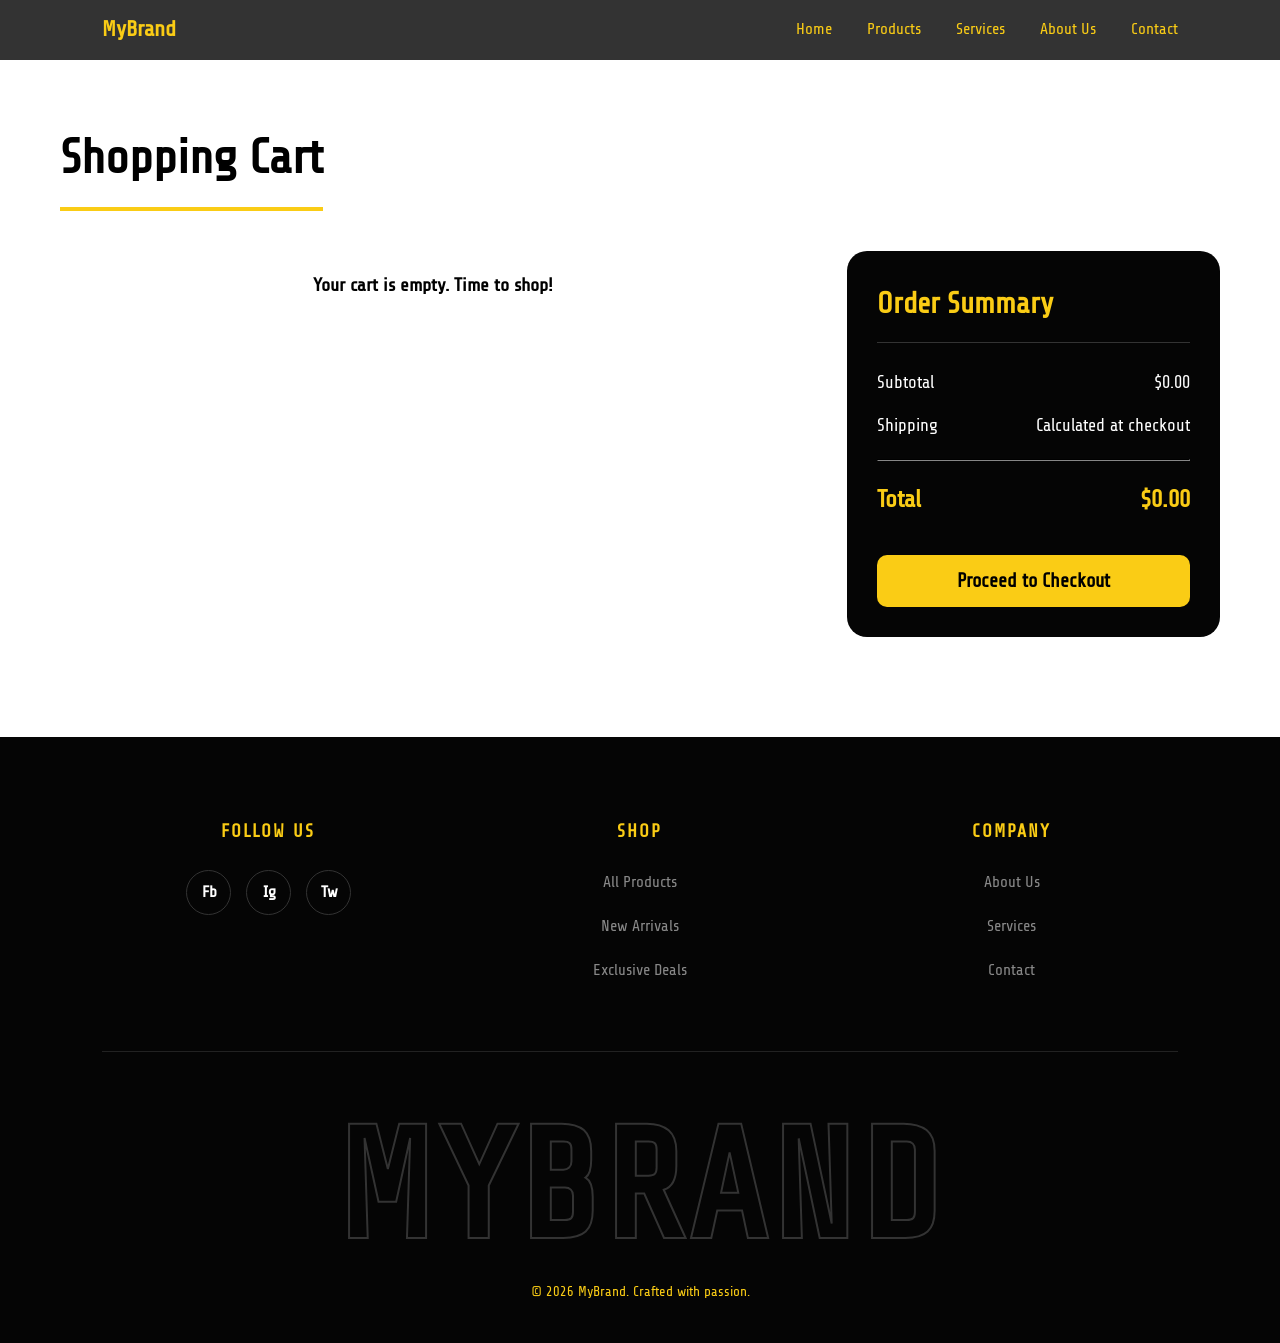
<file: real_project/cart.html>
<!DOCTYPE html>
<html lang="en">
<head>
    <meta charset="UTF-8">
    <meta name="viewport" content="width=device-width, initial-scale=1.0">
    <title>Your Cart | MyBrand</title>
    <link href="https://fonts.googleapis.com/css2?family=Share+Tech&display=swap" rel="stylesheet">
<style>
/* Import your root variables and base resets from product.css */
@import url('product.css');

.cart-container {
    max-width: 1200px;
    margin: 60px auto 100px;
    padding: 0 20px;
    color: black;
}

.page-title {
    font-size: 3rem;
    font-weight: 800;
    margin-bottom: 40px;
    border-bottom: 4px solid #facc15;
    display: inline-block;
    padding-bottom: 10px;
}

.cart-layout {
    display: grid;
    grid-template-columns: 2fr 1fr;
    gap: 40px;
}

/* Cart Items */
.cart-items {
    display: flex;
    flex-direction: column;
    gap: 20px;
}

.cart-item {
    display: flex;
    align-items: center;
    background: #fafafa;
    border: 1px solid #eee;
    padding: 20px;
    border-radius: 15px;
    transition: transform 0.3s ease, box-shadow 0.3s ease;
}

.cart-item:hover {
    transform: translateY(-3px);
    box-shadow: 0 10px 20px rgba(0,0,0,0.05);
}

.cart-item img {
    width: 100px;
    height: 100px;
    object-fit: cover;
    border-radius: 10px;
    background: #facc15;
}

.item-details {
    flex: 1;
    margin-left: 20px;
}

.item-details h3 {
    font-size: 1.4rem;
    margin-bottom: 5px;
}

.item-details p {
    color: #666;
    font-size: 0.9rem;
    margin-bottom: 10px;
}

.remove-btn {
    background: none;
    border: none;
    color: #ff4757;
    cursor: pointer;
    font-weight: bold;
    text-decoration: underline;
}

.item-quantity {
    display: flex;
    align-items: center;
    gap: 15px;
    margin-right: 30px;
    background: #fff;
    border: 1px solid #ddd;
    border-radius: 30px;
    padding: 5px 15px;
}

.qty-btn {
    background: none;
    border: none;
    font-size: 1.2rem;
    cursor: pointer;
    font-weight: bold;
}

.item-price {
    font-size: 1.3rem;
    font-weight: 800;
}

/* Order Summary */
.order-summary {
    background: #050505;
    color: white;
    padding: 30px;
    border-radius: 20px;
    height: fit-content;
    position: sticky;
    top: 100px;
}

.order-summary h2 {
    color: #facc15;
    margin-bottom: 25px;
    font-size: 1.8rem;
    border-bottom: 1px solid #333;
    padding-bottom: 15px;
}

.summary-line {
    display: flex;
    justify-content: space-between;
    margin-bottom: 15px;
    font-size: 1.1rem;
}

.order-summary hr {
    border-color: #333;
    margin: 20px 0;
}

.summary-line.total {
    font-size: 1.5rem;
    font-weight: bold;
    color: #facc15;
}

.checkout-btn {
    width: 100%;
    padding: 15px;
    margin-top: 20px;
    background: #facc15;
    color: black;
    border: none;
    border-radius: 10px;
    font-size: 1.2rem;
    font-weight: bold;
    cursor: pointer;
    transition: all 0.3s ease;
}

.checkout-btn:hover {
    background: white;
    transform: scale(1.02);
}

@media(max-width: 900px) {
    .cart-layout {
        grid-template-columns: 1fr;
    }
    .cart-item {
        flex-direction: column;
        text-align: center;
        gap: 15px;
    }
    .item-details {
        margin-left: 0;
    }
    .item-quantity {
        margin-right: 0;
    }
}


/* FOOTER */

        /* =========================================
           ULTRA FOOTER STYLES (Floating & Liquid)
           ========================================= */

        .ultra-footer {
            background: #050505; 
            padding-top: 80px;
            position: relative;
            font-family: "Share Tech", sans-serif;
            margin-top: 20px; 
        }

        /* --- GRID LAYOUT --- */
        .ultra-footer-content { 
            padding: 0 8%; 
        }

        .footer-grid { 
            display: grid; 
            grid-template-columns: repeat(auto-fit, minmax(200px, 1fr)); 
            gap: 40px; 
            margin-bottom: 60px; 
            border-bottom: 1px solid #222; 
            padding-bottom: 50px;
        }

        /* ADDED: Global centering for the columns */
        .footer-block {
            display: flex;
            flex-direction: column;
            align-items: center;
            text-align: center;
        }

        .block-title { 
            color: #FACC15; 
            margin-bottom: 25px; 
            font-size: 18px; 
            letter-spacing: 2px; 
            text-transform: uppercase; 
        }

        .footer-text { 
            color: #888; 
            line-height: 1.8; 
            margin-bottom: 25px; 
        }


</style>
</head>
<body>

    <nav class="navbar">
        <div class="logo">MyBrand</div>
        <ul class="nav-links">
            <li><a href="index.html">Home</a></li>
            <li><a href="product.html">Products</a></li>
            <li><a href="services.html">Services</a></li>
            <li><a href="about.html">About Us</a></li>
            <li><a href="contact.html">Contact</a></li>
        </ul>
        <div class="menu-btn">
            <span></span>
            <span></span>
            <span></span>
        </div>
    </nav>

    <main class="cart-container">
        <h1 class="page-title">Shopping Cart</h1>

        <div class="cart-layout">
            <div class="cart-items">
                </div>

            <div class="order-summary">
                <h2>Order Summary</h2>
                <div class="summary-line">
                    <span>Subtotal</span>
                    <span id="summary-subtotal">$0.00</span>
                </div>
                <div class="summary-line">
                    <span>Shipping</span>
                    <span>Calculated at checkout</span>
                </div>
                <hr>
                <div class="summary-line total">
                    <span>Total</span>
                    <span id="summary-total">$0.00</span>
                </div>
                <button class="checkout-btn" onclick="window.location.href='checkout.html'">Proceed to Checkout</button>
            </div>
        </div>
    </main>


<!-- FOOTER -->
 <footer class="ultra-footer">

    <div class="ultra-footer-content">
        
        <div class="footer-grid">
            <div class="footer-block">
                <h3 class="block-title">Follow Us</h3>
                <div class="social-pills">
                    <a href="#" class="social-btn facebook" aria-label="Facebook">
                        <span class="icon">Fb</span>
                        <span class="text">Facebook</span>
                    </a>
                    <a href="#" class="social-btn instagram" aria-label="Instagram">
                        <span class="icon">Ig</span>
                        <span class="text">Instagram</span>
                    </a>
                    <a href="#" class="social-btn twitter" aria-label="Twitter">
                        <span class="icon">Tw</span>
                        <span class="text">Twitter</span>
                    </a>
                </div>
            </div>
            
            <div class="footer-block">
                <h3 class="block-title">Shop</h3>
                <ul class="ultra-links">
                    <li><a href="product.html">All Products</a></li>
                    <li><a href="#">New Arrivals</a></li>
                    <li><a href="#">Exclusive Deals</a></li>
                </ul>
            </div>

            <div class="footer-block">
                <h3 class="block-title">Company</h3>
                <ul class="ultra-links">
                    <li><a href="about.html">About Us</a></li>
                    <li><a href="services.html">Services</a></li>
                    <li><a href="contact.html">Contact</a></li>
                </ul>
            </div>
        </div> 

        <div class="footer-bottom-bar">
            <a href="hi.html" class="massive-logo" data-text="MYBRAND">MYBRAND</a>
            <div class="copyright-area">
                <p>© 2026 MyBrand. Crafted with passion.</p>
            </div>
        </div>

    </div> 
</footer>

    <script>
        // --- MENU LOGIC ---
        const menuBtn = document.querySelector(".menu-btn");
        const navLinks = document.querySelector(".nav-links");

        if (menuBtn && navLinks) {
            menuBtn.addEventListener("click", () => {
                navLinks.classList.toggle("active");
                menuBtn.classList.toggle("open");
            });
        }

        /* =========================================
           CART PAGE LOGIC (Loading from LocalStorage)
           ========================================= */
        const cartContainer = document.querySelector('.cart-items');

        if (cartContainer) {
            function renderCart() {
                let cart = JSON.parse(localStorage.getItem('MyBrandCart')) || [];
                cartContainer.innerHTML = ''; 

                if (cart.length === 0) {
                    cartContainer.innerHTML = '<h3 style="padding: 20px; text-align: center;">Your cart is empty. Time to shop!</h3>';
                    updateTotals(cart);
                    return;
                }

                cart.forEach((item, index) => {
                    // Notice how we inject the item.size here!
                    const itemHTML = `
                        <div class="cart-item" data-index="${index}">
                            <img src="${item.image}" alt="${item.title}">
                            <div class="item-details">
                                <h3>${item.title}</h3>
                                <p>Size: <strong>${item.size}</strong></p>
                                <button class="remove-btn">Remove</button>
                            </div>
                            <div class="item-quantity">
                                <button class="qty-btn minus">-</button>
                                <span>${item.quantity}</span>
                                <button class="qty-btn plus">+</button>
                            </div>
                            <div class="item-price">${item.price}</div>
                        </div>
                    `;
                    cartContainer.insertAdjacentHTML('beforeend', itemHTML);
                });

                updateTotals(cart);
            }

            // Run on load
            renderCart();

            // Handle Clicks (Remove, Plus, Minus)
            cartContainer.addEventListener('click', (e) => {
                let cart = JSON.parse(localStorage.getItem('MyBrandCart')) || [];
                const itemElement = e.target.closest('.cart-item');
                
                if (!itemElement) return;
                const index = itemElement.getAttribute('data-index');

                if (e.target.classList.contains('remove-btn')) {
                    cart.splice(index, 1); 
                    localStorage.setItem('MyBrandCart', JSON.stringify(cart)); 
                    renderCart(); 
                }

                if (e.target.classList.contains('plus')) {
                    cart[index].quantity += 1;
                    localStorage.setItem('MyBrandCart', JSON.stringify(cart));
                    renderCart();
                }

                if (e.target.classList.contains('minus')) {
                    if (cart[index].quantity > 1) {
                        cart[index].quantity -= 1;
                        localStorage.setItem('MyBrandCart', JSON.stringify(cart));
                        renderCart();
                    }
                }
            });

            // Update Math
            function updateTotals(cart) {
                let subtotal = 0;
                
                cart.forEach(item => {
                    const priceNumber = parseFloat(item.price.replace('$', ''));
                    subtotal += priceNumber * item.quantity;
                });

                document.getElementById('summary-subtotal').textContent = `$${subtotal.toFixed(2)}`;
                document.getElementById('summary-total').textContent = `$${subtotal.toFixed(2)}`;
            }
        }
    </script>
</body>
</html>
</file>
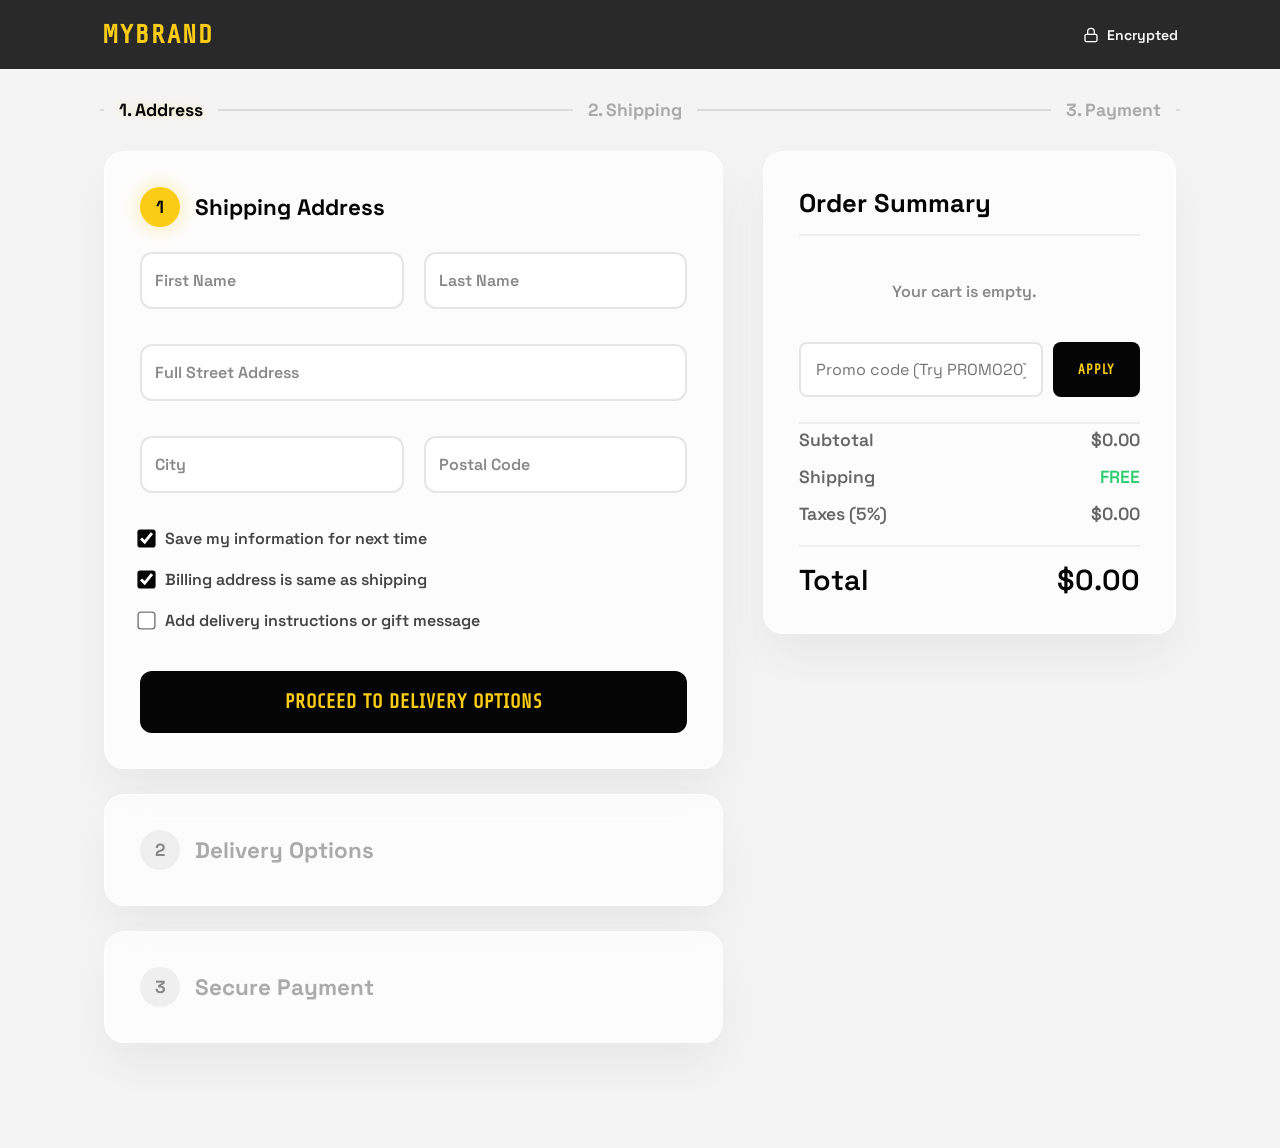
<file: real_project/checkout.html>
<!DOCTYPE html>
<html lang="en">
<head>
    <meta charset="UTF-8">
    <meta name="viewport" content="width=device-width, initial-scale=1.0">
    <title>God Tier Secure Checkout | MyBrand</title>
    <link href="https://fonts.googleapis.com/css2?family=Share+Tech&family=Space+Grotesk:wght@400;600;700&display=swap" rel="stylesheet">
    <style>
        /* --- GLOBAL & ANIMATED BACKGROUND --- */
        * { margin: 0; padding: 0; box-sizing: border-box; font-family: 'Space Grotesk', sans-serif; }
        
        /* THE MOBILE WOBBLE FIX */
        html, body { 
            width: 100%; overflow-x: hidden; margin: 0; padding: 0;
            background-color: #f4f4f5; color: #050505; position: relative;
            min-height: 100vh;
        }
        
        /* Moving Ambient Glows */
        .ambient-glow {
            position: fixed; width: 50vw; height: 50vw; border-radius: 50%;
            background: radial-gradient(circle, rgba(250, 204, 21, 0.12) 0%, rgba(250, 204, 21, 0) 70%);
            top: -20%; left: -10%; z-index: -1; animation: floatGlow 15s infinite alternate ease-in-out;
        }
        .ambient-glow.two { top: 40%; left: 60%; animation-delay: -5s; background: radial-gradient(circle, rgba(250, 204, 21, 0.08) 0%, rgba(250, 204, 21, 0) 70%);}
        @keyframes floatGlow { 0% { transform: translate(0, 0) scale(1); } 100% { transform: translate(10%, 10%) scale(1.2); } }

        /* --- HEADER --- */
        .checkout-header {
            background: rgba(5, 5, 5, 0.85); backdrop-filter: blur(15px);
            padding: 20px 8%; display: flex; justify-content: space-between; align-items: center;
            color: #facc15; position: sticky; top: 0; z-index: 100;
        }
        .checkout-header .logo { font-family: 'Share Tech', sans-serif; font-size: 26px; font-weight: bold; text-decoration: none; color: #facc15; letter-spacing: 2px;}
        .secure-badge { display: flex; align-items: center; gap: 8px; font-size: 14px; font-weight: 600; color: #fff; }

        /* --- PROGRESS BAR --- */
        .progress-container {
            max-width: 1200px; margin: 30px auto 10px; padding: 0 5%;
            display: flex; justify-content: space-between; position: relative;
        }
        .progress-container::before {
            content: ''; position: absolute; top: 50%; left: 5%; right: 5%;
            height: 2px; background: rgba(0,0,0,0.1); z-index: 1; transform: translateY(-50%);
        }
        .progress-step {
            background: #f4f4f5; padding: 0 15px; position: relative; z-index: 2;
            font-weight: 700; color: #aaa; transition: 0.4s; font-size: 1.1rem;
        }
        .progress-step.active { color: #050505; text-shadow: 0 0 10px rgba(250, 204, 21, 0.3); }
        .progress-step.completed { color: #2ecc71; }

        /* --- LAYOUT GRID --- */
        .checkout-container {
            max-width: 1200px; margin: 30px auto 80px; padding: 0 5%;
            display: grid; grid-template-columns: 1.5fr 1fr; gap: 40px; align-items: start;
        }

        /* --- GLASSMORPHISM CARDS --- */
        .step-card, .summary-card {
            background: rgba(255, 255, 255, 0.7); backdrop-filter: blur(20px);
            border: 1px solid rgba(255, 255, 255, 0.8); border-radius: 20px; padding: 35px;
            box-shadow: 0 25px 50px rgba(0,0,0,0.05); margin-bottom: 25px; transition: 0.4s ease;
        }
        
        .step-header { display: flex; align-items: center; gap: 15px; font-size: 1.4rem; font-weight: 700; color: #aaa; transition: 0.3s; }
        .step-card.active .step-header { color: #050505; }
        .step-number {
            background: rgba(0,0,0,0.05); color: #888; width: 40px; height: 40px; border-radius: 50%;
            display: flex; justify-content: center; align-items: center; font-size: 1.1rem; transition: 0.4s;
        }
        .step-card.active .step-number { background: #facc15; color: #050505; box-shadow: 0 0 20px rgba(250, 204, 21, 0.4); }
        .step-card.completed .step-number { background: #050505; color: #facc15; content: "✓"; }

        .step-content { display: none; margin-top: 25px; }
        .step-card.active .step-content { display: block; animation: slideDown 0.5s cubic-bezier(0.16, 1, 0.3, 1); }
        @keyframes slideDown { from { opacity: 0; transform: translateY(-20px); } to { opacity: 1; transform: translateY(0); } }

        /* --- FLOATING LABEL INPUTS --- */
        .input-grid { display: grid; grid-template-columns: 1fr 1fr; gap: 20px; margin-bottom: 20px; }
        .input-full { grid-column: span 2; }
        
        .floating-group { position: relative; margin-bottom: 15px; width: 100%; }
        .floating-group input, .floating-group textarea {
            width: 100%; padding: 22px 15px 10px; border: 2px solid rgba(0,0,0,0.1); border-radius: 12px;
            font-size: 1rem; outline: none; background: rgba(255,255,255,0.9); transition: 0.3s; font-family: 'Space Grotesk', sans-serif; resize: none;
        }
        .floating-group label {
            position: absolute; left: 15px; top: 18px; color: #888; font-size: 1rem;
            transition: 0.3s cubic-bezier(0.25, 0.8, 0.25, 1); pointer-events: none; font-weight: 600;
        }
        .floating-group input:focus, .floating-group textarea:focus, 
        .floating-group input:not(:placeholder-shown), .floating-group textarea:not(:placeholder-shown) { 
            border-color: #050505; box-shadow: 0 8px 20px rgba(0,0,0,0.05); 
        }
        .floating-group input:focus ~ label, .floating-group textarea:focus ~ label, 
        .floating-group input:not(:placeholder-shown) ~ label, .floating-group textarea:not(:placeholder-shown) ~ label {
            top: 6px; font-size: 0.75rem; color: #050505; letter-spacing: 0.5px;
        }

        /* --- TOGGLES & HIDDEN SECTIONS --- */
        .toggle-row { display: flex; align-items: center; gap: 12px; margin-bottom: 20px; cursor: pointer; font-weight: 600; user-select: none; color: #444; }
        .toggle-row input { transform: scale(1.4); accent-color: #050505; cursor: pointer; }
        .hidden-section { display: none; margin-top: 15px; padding-top: 15px; border-top: 1px dashed rgba(0,0,0,0.1); animation: slideDown 0.4s ease; }

        /* --- 3D INTERACTIVE CREDIT CARD --- */
        .card-scene { width: 100%; height: 210px; perspective: 1000px; margin-bottom: 30px; display: none; }
        .card-object { width: 100%; height: 100%; position: relative; transition: transform 0.8s cubic-bezier(0.175, 0.885, 0.32, 1.275); transform-style: preserve-3d; }
        .card-object.is-flipped { transform: rotateY(180deg); }
        .card-face {
            position: absolute; width: 100%; height: 100%; backface-visibility: hidden;
            border-radius: 15px; padding: 25px; color: white; display: flex; flex-direction: column; justify-content: space-between;
            background: linear-gradient(135deg, #111 0%, #333 100%); box-shadow: 0 15px 35px rgba(0,0,0,0.2); overflow: hidden;
        }
        .card-face::before {
            content: ''; position: absolute; top: -50%; left: -50%; width: 200%; height: 200%;
            background: linear-gradient(to bottom right, rgba(255,255,255,0.2), rgba(255,255,255,0)); transform: rotate(30deg);
        }
        .card-back { transform: rotateY(180deg); background: linear-gradient(135deg, #222 0%, #000 100%); }
        
        .card-logo { font-family: 'Share Tech', sans-serif; color: #facc15; font-size: 20px; font-weight: bold; align-self: flex-end; }
        .card-chip { width: 45px; height: 35px; background: linear-gradient(135deg, #ffd700, #daa520); border-radius: 6px; box-shadow: inset 0 0 5px rgba(0,0,0,0.3); }
        .card-number-display { font-size: 1.6rem; letter-spacing: 3px; font-family: 'Share Tech', sans-serif; text-shadow: 0 2px 4px rgba(0,0,0,0.5); }
        .card-details-display { display: flex; justify-content: space-between; font-size: 0.9rem; text-transform: uppercase; letter-spacing: 1px; }
        
        .card-stripe { width: 120%; height: 45px; background: #050505; margin-left: -25px; margin-top: 15px; }
        .card-cvv-display { background: white; color: black; padding: 10px 15px; text-align: right; margin-top: 20px; border-radius: 4px; font-family: 'Share Tech', sans-serif; font-size: 1.2rem; }

        /* --- OPTIONS TABS (Shipping & Payment) --- */
        .options-list { display: flex; flex-direction: column; gap: 15px; }
        .option-card {
            border: 2px solid rgba(0,0,0,0.05); border-radius: 12px; padding: 20px; cursor: pointer;
            transition: all 0.3s; background: rgba(255,255,255,0.6); position: relative; overflow: hidden;
        }
        .option-header { display: flex; justify-content: space-between; align-items: center; font-weight: 700; font-size: 1.1rem; z-index: 2; position: relative; }
        .option-header-left { display: flex; align-items: center; }
        .option-card input[type="radio"] { accent-color: #050505; transform: scale(1.4); margin-right: 15px; }
        .option-card.active { border-color: #050505; background: rgba(255,255,255,0.9); box-shadow: 0 10px 20px rgba(0,0,0,0.05); }
        .option-card.active::after { content: ''; position: absolute; top: 0; left: 0; width: 5px; height: 100%; background: #facc15; }
        .option-desc { font-size: 0.95rem; color: #666; padding-left: 33px; margin-top: 5px; font-weight: 600; }
        .pay-details { display: none; padding-top: 20px; margin-top: 15px; border-top: 1px dashed rgba(0,0,0,0.1); z-index: 2; position: relative; }
        .option-card.active .pay-details { display: block; animation: fadeIn 0.4s ease; }

        /* --- GOD TIER BUTTON --- */
        .btn-next {
            background: #050505; color: #facc15; padding: 20px; border: none; border-radius: 12px;
            font-size: 1.2rem; font-weight: 700; cursor: pointer; width: 100%; margin-top: 20px;
            position: relative; overflow: hidden; transition: all 0.3s cubic-bezier(0.25, 0.8, 0.25, 1);
            font-family: 'Share Tech', sans-serif; letter-spacing: 1px; text-transform: uppercase;
        }
        .btn-next::before {
            content: ''; position: absolute; top: 0; left: -100%; width: 50%; height: 100%;
            background: linear-gradient(90deg, transparent, rgba(250, 204, 21, 0.4), transparent);
            transform: skewX(-20deg); transition: 0.5s;
        }
        .btn-next:hover { transform: translateY(-3px); box-shadow: 0 15px 30px rgba(5, 5, 5, 0.3); }
        .btn-next:hover::before { left: 150%; transition: 0.7s; }
        
        .btn-terminal { font-family: 'Share Tech', sans-serif; display: flex; justify-content: center; align-items: center; gap: 10px; }
        .terminal-cursor { display: inline-block; width: 8px; height: 18px; background: #facc15; animation: blink 1s infinite; display: none; }
        @keyframes blink { 0%, 100% { opacity: 1; } 50% { opacity: 0; } }

        /* --- ORDER SUMMARY & PROMO --- */
        .summary-card { position: sticky; top: 100px; }
        .summary-title { font-size: 1.6rem; font-weight: 700; border-bottom: 2px solid rgba(0,0,0,0.05); padding-bottom: 15px; margin-bottom: 25px; }
        
        .checkout-items { max-height: 350px; overflow-y: auto; padding-right: 10px; margin-bottom: 20px; }
        .checkout-items::-webkit-scrollbar { width: 5px; }
        .checkout-items::-webkit-scrollbar-thumb { background: #ccc; border-radius: 10px; }
        
        .c-item { display: flex; gap: 15px; margin-bottom: 20px; opacity: 0; animation: staggerIn 0.5s forwards; }
        @keyframes staggerIn { to { opacity: 1; transform: translateX(0); } from { opacity: 0; transform: translateX(20px); } }
        
        .c-item img { width: 80px; height: 80px; object-fit: cover; border-radius: 12px; box-shadow: 0 5px 15px rgba(0,0,0,0.08); }
        .c-item-title { font-weight: 700; font-size: 1.1rem; color: #050505; }
        .c-item-price { color: #888; font-size: 0.95rem; margin-top: 5px; font-weight: 600; }

        .promo-box { display: flex; gap: 10px; margin-bottom: 20px; border-bottom: 2px solid rgba(0,0,0,0.05); padding-bottom: 25px; }
        .promo-box input { flex: 1; padding: 15px; border: 2px solid rgba(0,0,0,0.1); border-radius: 8px; outline: none; font-size: 1rem; font-family: 'Space Grotesk', sans-serif;}
        .promo-box input:focus { border-color: #050505; }
        .promo-box button { background: #050505; color: #facc15; border: none; padding: 0 25px; border-radius: 8px; cursor: pointer; font-weight: bold; transition: 0.3s; font-family: 'Share Tech', sans-serif; text-transform: uppercase; letter-spacing: 1px;}
        .promo-box button:hover { background: #facc15; color: #050505; }
        #promoMessage { font-size: 0.9rem; margin-top: -15px; margin-bottom: 15px; display: block; font-weight: bold; }

        .summary-totals { display: flex; flex-direction: column; gap: 15px; }
        .total-row { display: flex; justify-content: space-between; font-size: 1.1rem; color: #666; font-weight: 600; }
        .total-row.discount-row { color: #e74c3c; display: none; } 
        .total-row.grand-total { font-size: 1.8rem; color: #050505; padding-top: 15px; border-top: 2px solid rgba(0,0,0,0.05); margin-top: 5px; }
        
        /* --- MOBILE OVERRIDES (THE WOBBLE FIX) --- */
        @media(max-width: 900px) {
            /* Header Fixes */
            .checkout-header { padding: 15px 5%; }
            .checkout-header .logo { font-size: 20px; }
            .secure-badge { font-size: 12px; }
            
            /* Container & Grid Fixes */
            .checkout-container { grid-template-columns: 1fr; gap: 30px; padding: 0 4%; margin-top: 20px; }
            .input-grid { grid-template-columns: 1fr; }
            .input-full { grid-column: span 1; }
            .summary-card { position: relative; top: 0; padding: 25px 20px; }
            .step-card { padding: 25px 20px; }
            
            /* Progress Bar Shrink */
            .progress-container { font-size: 0.85rem; margin-top: 20px;}
            .progress-step { padding: 0 8px; font-size: 0.9rem; }
            
            /* 3D Card Shrink (Crucial for fixing horizontal overflow) */
            .card-scene { height: 180px; }
            .card-face { padding: 20px; }
            .card-number-display { font-size: 1.25rem; letter-spacing: 1px; }
            .card-details-display { font-size: 0.75rem; }
            
            /* Button Wrapping Fix */
            .btn-next { padding: 15px 10px; font-size: 1rem; }
            .btn-terminal { font-size: 0.9rem; white-space: normal; line-height: 1.3; text-align: center; }
            
            /* Summary Fixes */
            .c-item-title { font-size: 1rem; }
            .c-item img { width: 65px; height: 65px; }
        }
    </style>
</head>
<body>

    <div class="ambient-glow"></div>
    <div class="ambient-glow two"></div>

    <header class="checkout-header">
        <a href="hi.html" class="logo">MYBRAND</a>
        <div class="secure-badge">
            <svg width="16" height="16" viewBox="0 0 24 24" fill="none" stroke="currentColor" stroke-width="2"><rect x="3" y="11" width="18" height="11" rx="2" ry="2"></rect><path d="M7 11V7a5 5 0 0 1 10 0v4"></path></svg>
            Encrypted
        </div>
    </header>

    <div class="progress-container">
        <div class="progress-step active" id="prog1">1. Address</div>
        <div class="progress-step" id="prog2">2. Shipping</div>
        <div class="progress-step" id="prog3">3. Payment</div>
    </div>

    <div class="checkout-container">
        
        <div class="checkout-steps">
            
            <div class="step-card active" id="step1">
                <div class="step-header"><div class="step-number">1</div> Shipping Address</div>
                <div class="step-content">
                    <form id="addressForm">
                        <div class="input-grid">
                            <div class="floating-group">
                                <input type="text" id="fname" placeholder=" " required>
                                <label for="fname">First Name</label>
                            </div>
                            <div class="floating-group">
                                <input type="text" id="lname" placeholder=" " required>
                                <label for="lname">Last Name</label>
                            </div>
                            <div class="floating-group input-full">
                                <input type="text" id="address" placeholder=" " required>
                                <label for="address">Full Street Address</label>
                            </div>
                            <div class="floating-group">
                                <input type="text" id="city" placeholder=" " required>
                                <label for="city">City</label>
                            </div>
                            <div class="floating-group">
                                <input type="text" id="zip" placeholder=" " required>
                                <label for="zip">Postal Code</label>
                            </div>
                        </div>

                        <label class="toggle-row">
                            <input type="checkbox" checked> Save my information for next time
                        </label>

                        <label class="toggle-row">
                            <input type="checkbox" id="billingToggle" checked onchange="toggleBilling()"> Billing address is same as shipping
                        </label>
                        <div class="hidden-section" id="billingSection">
                            <div class="floating-group input-full" style="margin-bottom:0;">
                                <input type="text" id="billAddress" placeholder=" ">
                                <label for="billAddress">Billing Street Address</label>
                            </div>
                        </div>

                        <label class="toggle-row">
                            <input type="checkbox" onchange="document.getElementById('notesSection').style.display = this.checked ? 'block' : 'none'"> Add delivery instructions or gift message
                        </label>
                        <div class="hidden-section" id="notesSection">
                            <div class="floating-group input-full" style="margin-bottom:0;">
                                <textarea id="orderNotes" rows="3" placeholder=" "></textarea>
                                <label for="orderNotes">E.g., Leave package at back door...</label>
                            </div>
                        </div>

                        <button type="button" class="btn-next" onclick="goToStep(2)">Proceed to Delivery Options</button>
                    </form>
                </div>
            </div>

            <div class="step-card" id="step2">
                <div class="step-header"><div class="step-number">2</div> Delivery Options</div>
                <div class="step-content">
                    <div class="options-list">
                        <label class="option-card active" onclick="selectShipping(this, 0)">
                            <div class="option-header">
                                <div class="option-header-left"><input type="radio" name="shipping" checked> Standard Delivery</div>
                                <span>FREE</span>
                            </div>
                            <div class="option-desc">Delivery in 5-7 business days. Fully tracked.</div>
                        </label>

                        <label class="option-card" onclick="selectShipping(this, 15)">
                            <div class="option-header">
                                <div class="option-header-left"><input type="radio" name="shipping"> Express Delivery</div>
                                <span>$15.00</span>
                            </div>
                            <div class="option-desc">Delivery in 1-2 business days. Priority handling.</div>
                        </label>
                    </div>
                    <button type="button" class="btn-next" onclick="goToStep(3)">Proceed to Secure Payment</button>
                </div>
            </div>

            <div class="step-card" id="step3">
                <div class="step-header"><div class="step-number">3</div> Secure Payment</div>
                <div class="step-content">
                    
                    <div class="card-scene" id="cardScene">
                        <div class="card-object" id="virtualCard">
                            <div class="card-face">
                                <div style="display: flex; justify-content: space-between; width: 100%;">
                                    <div class="card-chip"></div>
                                    <div class="card-logo">MYBRAND</div>
                                </div>
                                <div class="card-number-display" id="vCardNum">#### #### #### ####</div>
                                <div class="card-details-display">
                                    <span id="vCardName">CARDHOLDER NAME</span>
                                    <span id="vCardExp">MM/YY</span>
                                </div>
                            </div>
                            <div class="card-face card-back">
                                <div class="card-stripe"></div>
                                <div class="card-cvv-display"><span id="vCardCvv">***</span></div>
                                <div class="card-logo" style="margin-top:auto;">SECURE</div>
                            </div>
                        </div>
                    </div>

                    <div class="options-list">
                        <label class="option-card active" onclick="selectPayment(this, 'card')">
                            <div class="option-header">
                                <div class="option-header-left"><input type="radio" name="payment" checked> Credit / Debit Card</div>
                            </div>
                            <div class="pay-details" id="cardDetailsForm">
                                <div class="floating-group input-full">
                                    <input type="tel" id="ccNum" placeholder=" " maxlength="19" oninput="updateCard('num', this.value)" onfocus="flipCard(false)">
                                    <label for="ccNum">Card Number</label>
                                </div>
                                <div class="floating-group input-full">
                                    <input type="text" id="ccName" placeholder=" " oninput="updateCard('name', this.value)" onfocus="flipCard(false)">
                                    <label for="ccName">Name on Card</label>
                                </div>
                                <div class="input-grid" style="margin-bottom:0;">
                                    <div class="floating-group">
                                        <input type="tel" id="ccExp" placeholder=" " maxlength="5" oninput="updateCard('exp', this.value)" onfocus="flipCard(false)">
                                        <label for="ccExp">Expiry (MM/YY)</label>
                                    </div>
                                    <div class="floating-group">
                                        <input type="password" id="ccCvv" placeholder=" " maxlength="3" oninput="updateCard('cvv', this.value)" onfocus="flipCard(true)">
                                        <label for="ccCvv">CVV Code</label>
                                    </div>
                                </div>
                            </div>
                        </label>

                        <label class="option-card" onclick="selectPayment(this, 'upi')">
                            <div class="option-header">
                                <div class="option-header-left"><input type="radio" name="payment"> UPI / Digital Wallet</div>
                            </div>
                            <div class="pay-details">
                                <div class="floating-group input-full" style="margin-bottom:0;">
                                    <input type="text" id="upiId" placeholder=" ">
                                    <label for="upiId">Enter UPI ID (e.g. name@bank)</label>
                                </div>
                            </div>
                        </label>

                        <label class="option-card" onclick="selectPayment(this, 'cod')">
                            <div class="option-header">
                                <div class="option-header-left"><input type="radio" name="payment"> Cash on Delivery (COD)</div>
                            </div>
                            <div class="pay-details"><p style="color:#555; font-weight:600;">Pay with cash or UPI when your order arrives at your doorstep.</p></div>
                        </label>
                    </div>

                    <button type="button" class="btn-next" id="placeOrderBtn" onclick="processGodTierCheckout()">
                        <div class="btn-terminal">
                            <span id="btnText">AUTHORIZE & PAY</span>
                            <span class="terminal-cursor" id="tCursor"></span>
                        </div>
                    </button>
                </div>
            </div>

        </div>

        <div class="summary-card">
            <h2 class="summary-title">Order Summary</h2>
            
            <div class="checkout-items" id="checkoutItemsList">
                </div>

            <div class="promo-box">
                <input type="text" id="promoInput" placeholder="Promo code (Try PROMO20)">
                <button onclick="applyPromo()">Apply</button>
            </div>
            <span id="promoMessage"></span>

            <div class="summary-totals">
                <div class="total-row"><span>Subtotal</span> <span id="chkSubtotal">$0.00</span></div>
                <div class="total-row discount-row" id="discountRow"><span>Discount (20%)</span> <span id="chkDiscount">-$0.00</span></div>
                <div class="total-row"><span>Shipping</span> <span id="chkShipping" style="color:#2ecc71;">FREE</span></div>
                <div class="total-row"><span>Taxes (5%)</span> <span id="chkTax">$0.00</span></div>
                <div class="total-row grand-total"><span>Total</span> <span id="chkTotal">$0.00</span></div>
            </div>
        </div>
    </div>

    <script>
        // --- GLOBAL VARIABLES ---
        let baseSubtotal = 0;
        let shippingCost = 0;
        let discountAmount = 0;

        // --- ANIMATED ACCORDION & PROGRESS BAR ---
        function goToStep(stepNum) {
            document.querySelectorAll('.step-card').forEach(card => card.classList.remove('active'));
            document.getElementById(`step${stepNum}`).classList.add('active');
            
            if(stepNum > 1) { document.getElementById(`step${stepNum-1}`).classList.add('completed'); }
            
            // Progress Bar Sync
            document.querySelectorAll('.progress-step').forEach((el, index) => {
                if(index + 1 < stepNum) {
                    el.classList.add('completed'); el.classList.remove('active');
                } else if (index + 1 === stepNum) {
                    el.classList.add('active'); el.classList.remove('completed');
                } else {
                    el.classList.remove('active', 'completed');
                }
            });

            // Show 3D card only on step 3 if Card is selected
            if(stepNum === 3 && document.querySelector('input[name="payment"]:checked').parentElement.textContent.includes("Card")) {
                document.getElementById('cardScene').style.display = 'block';
            }

            // Smooth scroll on mobile
            if(window.innerWidth <= 900) {
                document.getElementById(`step${stepNum}`).scrollIntoView({ behavior: 'smooth', block: 'start' });
            }
        }

        // --- TOGGLES ---
        function toggleBilling() {
            const isChecked = document.getElementById('billingToggle').checked;
            document.getElementById('billingSection').style.display = isChecked ? 'none' : 'block';
        }

        // --- SHIPPING & PAYMENT HIGHLIGHTERS ---
        function selectShipping(selectedLabel, cost) {
            document.querySelectorAll('#step2 .option-card').forEach(m => m.classList.remove('active'));
            selectedLabel.querySelector('input').checked = true;
            selectedLabel.classList.add('active');
            
            shippingCost = cost;
            const shipElement = document.getElementById('chkShipping');
            shipElement.innerText = cost === 0 ? "FREE" : `$${cost.toFixed(2)}`;
            shipElement.style.color = cost === 0 ? "#2ecc71" : "#666";
            calculateTotals();
        }

        function selectPayment(selectedLabel, type) {
            document.querySelectorAll('#step3 .option-card').forEach(m => m.classList.remove('active'));
            selectedLabel.querySelector('input').checked = true;
            selectedLabel.classList.add('active');
            
            const cardScene = document.getElementById('cardScene');
            if(type === 'card') {
                cardScene.style.display = 'block';
                cardScene.style.animation = 'slideDown 0.5s';
            } else {
                cardScene.style.display = 'none';
            }
        }

        // --- 3D VIRTUAL CARD LOGIC ---
        function flipCard(isBack) {
            const card = document.getElementById('virtualCard');
            if(isBack) { card.classList.add('is-flipped'); } 
            else { card.classList.remove('is-flipped'); }
        }

        function updateCard(field, value) {
            if(field === 'num') {
                let v = value.replace(/\s+/g, '').replace(/[^0-9]/gi, '');
                let formatted = v.match(/.{1,4}/g);
                document.getElementById('ccNum').value = formatted ? formatted.join(' ') : v;
                document.getElementById('vCardNum').innerText = formatted ? formatted.join(' ') : '#### #### #### ####';
            }
            if(field === 'name') document.getElementById('vCardName').innerText = value.toUpperCase() || 'CARDHOLDER NAME';
            if(field === 'exp') {
                let v = value.replace(/\s+/g, '').replace(/[^0-9]/gi, '');
                if (v.length >= 2) v = v.substring(0, 2) + '/' + v.substring(2, 4);
                document.getElementById('ccExp').value = v;
                document.getElementById('vCardExp').innerText = v || 'MM/YY';
            }
            if(field === 'cvv') document.getElementById('vCardCvv').innerText = value || '***';
        }

        // --- PROMO CODE LOGIC ---
        function applyPromo() {
            const input = document.getElementById('promoInput').value.trim().toUpperCase();
            const msg = document.getElementById('promoMessage');
            const row = document.getElementById('discountRow');

            if (input === 'PROMO20') {
                msg.innerText = "✅ Promo code applied successfully!";
                msg.style.color = "#2ecc71";
                row.style.display = "flex";
                discountAmount = baseSubtotal * 0.20; 
            } else {
                msg.innerText = "❌ Invalid promo code.";
                msg.style.color = "#e74c3c";
                row.style.display = "none";
                discountAmount = 0;
            }
            calculateTotals();
        }

        // --- MASTER MATH FUNCTION ---
        function calculateTotals() {
            const tax = (baseSubtotal - discountAmount) * 0.05; 
            const grandTotal = (baseSubtotal - discountAmount) + shippingCost + tax;

            document.getElementById('chkSubtotal').innerText = `$${baseSubtotal.toFixed(2)}`;
            document.getElementById('chkDiscount').innerText = `-$${discountAmount.toFixed(2)}`;
            document.getElementById('chkTax').innerText = `$${tax.toFixed(2)}`;
            document.getElementById('chkTotal').innerText = `$${grandTotal.toFixed(2)}`;
        }

        // --- LOAD CART DATA (With Stagger Animation) ---
        document.addEventListener('DOMContentLoaded', () => {
            const checkoutList = document.getElementById('checkoutItemsList');
            const cart = JSON.parse(localStorage.getItem('MyBrandCart')) || [];
            
            if (cart.length === 0) {
                checkoutList.innerHTML = '<p style="color:#888; font-weight:600; text-align:center; padding: 20px;">Your cart is empty.</p>';
                document.getElementById('placeOrderBtn').style.display = 'none';
                return;
            }

            checkoutList.innerHTML = '';
            
            cart.forEach((item, index) => {
                const priceNum = parseFloat(item.price.replace(/[^0-9.]/g, ''));
                baseSubtotal += (priceNum * item.quantity);

                checkoutList.innerHTML += `
                    <div class="c-item" style="animation-delay: ${index * 0.15}s;">
                        <img src="${item.image}" alt="${item.title}">
                        <div class="c-item-details">
                            <div class="c-item-title">${item.title}</div>
                            <div class="c-item-price">Qty: ${item.quantity} | Size: ${item.size} <br> <span style="color:#050505;">${item.price}</span></div>
                        </div>
                    </div>
                `;
            });

            calculateTotals();
        });

        // --- GOD TIER TERMINAL CHECKOUT EFFECT ---
        function processGodTierCheckout() {
            const btn = document.getElementById('placeOrderBtn');
            const text = document.getElementById('btnText');
            const cursor = document.getElementById('tCursor');
            
            btn.style.pointerEvents = "none";
            cursor.style.display = "inline-block";
            btn.style.background = "#222";
            
            const sequence = [
                { msg: "ESTABLISHING SECURE CONNECTION...", delay: 0 },
                { msg: "ENCRYPTING DATA...", delay: 1200 },
                { msg: "AUTHORIZING PAYMENT...", delay: 2400 },
                { msg: "PAYMENT APPROVED ✓", delay: 4000 }
            ];

            sequence.forEach(step => {
                setTimeout(() => {
                    text.innerText = step.msg;
                    if(step.msg.includes("APPROVED")) {
                        btn.style.background = "#2ecc71";
                        btn.style.color = "#fff";
                        cursor.style.display = "none";
                    }
                }, step.delay);
            });

            // Final Redirect
            setTimeout(() => {
                localStorage.removeItem('MyBrandCart');
                window.location.href = "hi.html"; // Route to success/home page
            }, 5500);
        }
    </script>
</body>
</html>
</file>
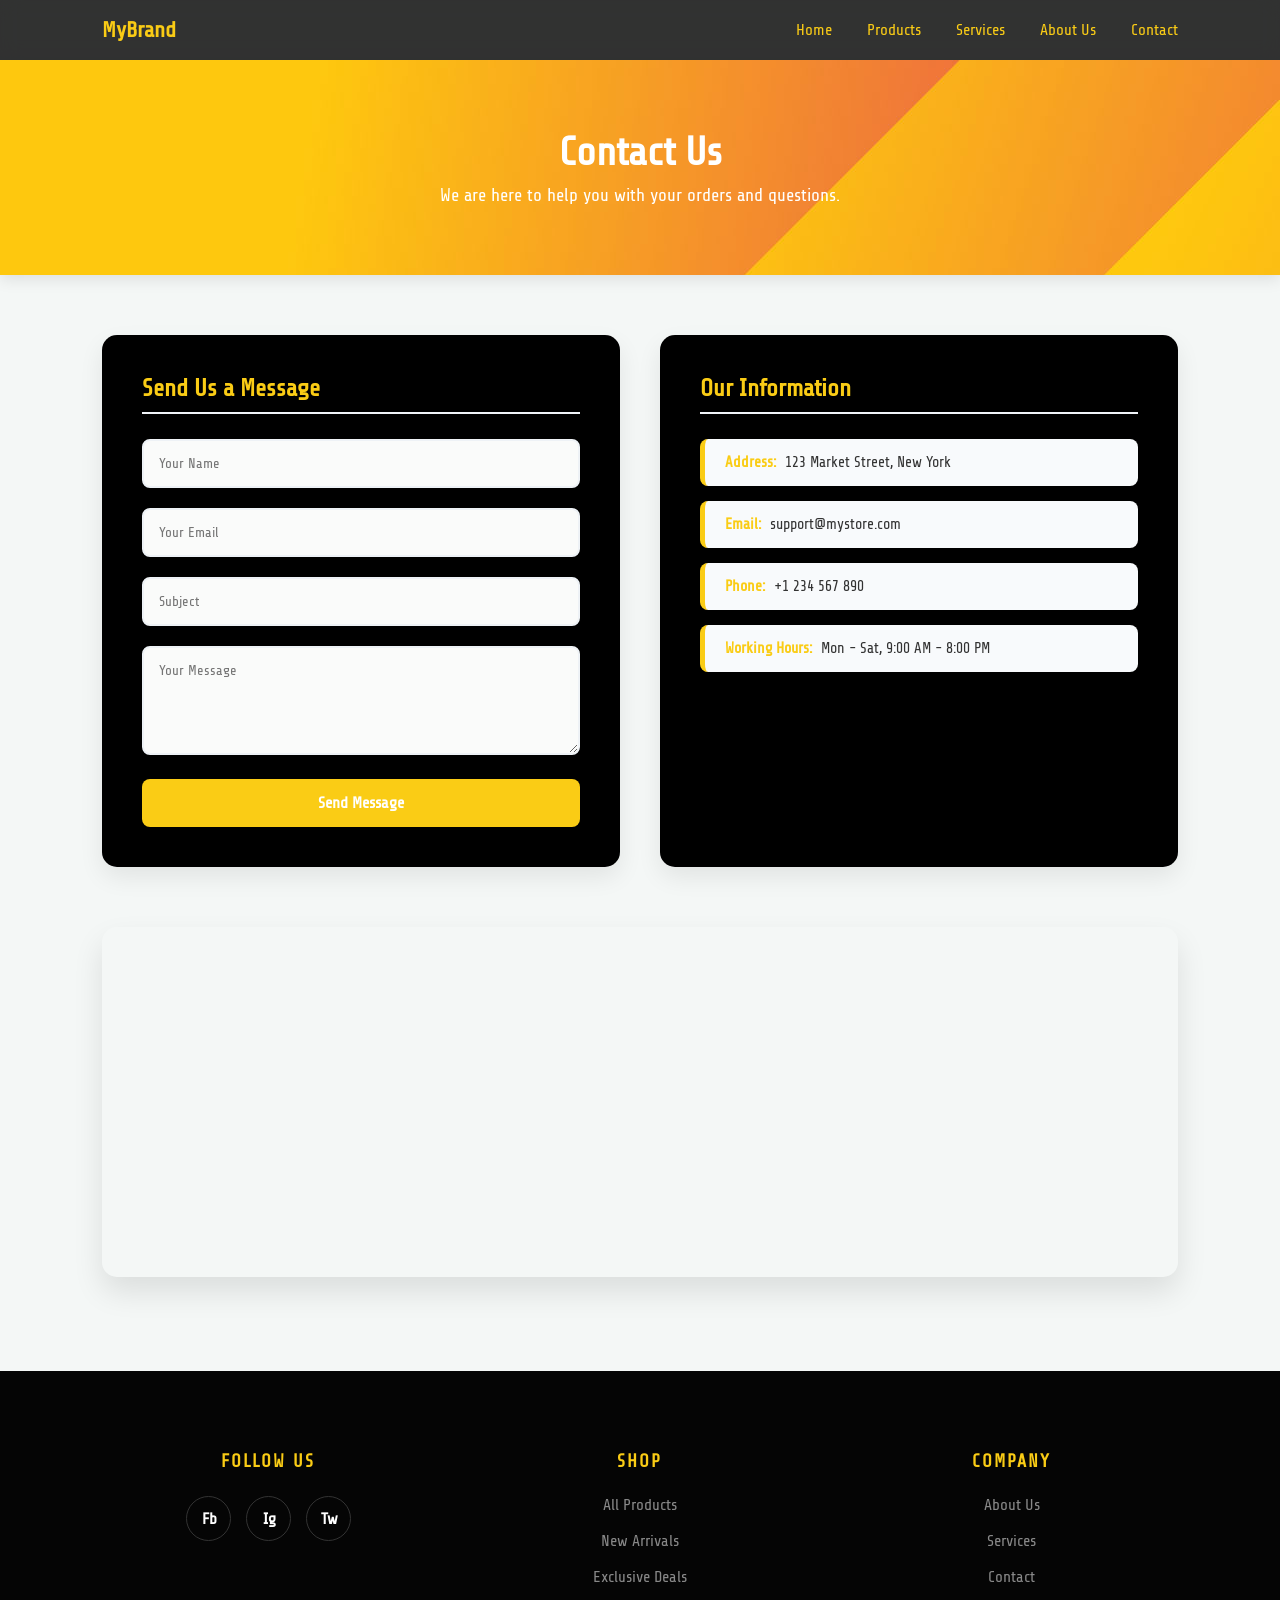
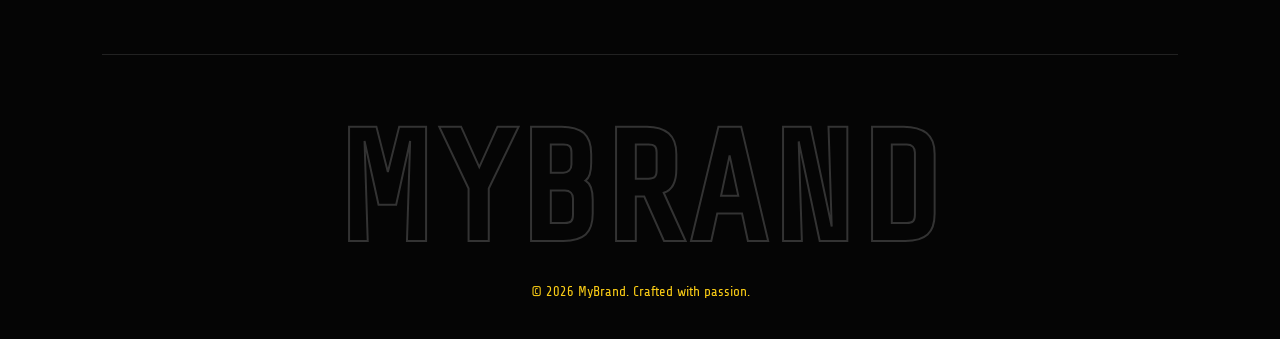
<file: real_project/contact.html>
<!DOCTYPE html>
<html lang="en">
<head>

<meta charset="UTF-8">
<meta name="viewport" content="width=device-width, initial-scale=1.0">

<title>Contact Us</title>

<link rel="stylesheet" href="contact.css">

</head>

<body>

<!-- NAVBAR START -->
<nav class="navbar">

<div class="logo">
MyBrand
</div>

<ul class="nav-links">

<li><a href="index.html">Home</a></li>
<li><a href="product.html">Products</a></li>
<li><a href="services.html">Services</a></li>
<li><a href="about.html">About Us</a></li>
<li><a href="contact.html">Contact</a></li>

</ul>

<div class="menu-btn">
<span></span>
<span></span>
<span></span>
</div>

</nav>
<!-- NAVBAR END -->

<!-- CONTACT HERO -->
<div class="contact-hero">

    <h1>Contact Us</h1>

    <p>We are here to help you with your orders and questions.</p>

</div>


<!-- CONTACT SECTION -->
<div class="contact-section">

    <!-- CONTACT FORM -->
    <div class="contact-form">

        <h2>Send Us a Message</h2>

<form action="/submit" method="POST">
    <input type="text" name="name" placeholder="Your Name" required>
    <input type="email" name="email" placeholder="Your Email" required>
    <input type="text" name="subject" placeholder="Subject" required>
    <textarea name="message" placeholder="Your Message" rows="5" required></textarea>
    <button type="submit">Send Message</button>
</form>

    </div>



    


    <!-- CONTACT INFO -->
    <div class="contact-info">

        <h2>Our Information</h2>

        <p><strong>Address:</strong> 123 Market Street, New York</p>

        <p><strong>Email:</strong> support@mystore.com</p>

        <p><strong>Phone:</strong> +1 234 567 890</p>

        <p><strong>Working Hours:</strong> Mon - Sat, 9:00 AM - 8:00 PM</p>

    </div>

</div>


<!-- MAP SECTION -->
<div class="map-section">

<iframe
src="https://www.google.com/maps?q=New%20York&output=embed"
width="100%"
height="350"
style="border:0;"
allowfullscreen=""
loading="lazy">
</iframe>

</div>




<footer class="ultra-footer">

    <div class="ultra-footer-content">
        
        <div class="footer-grid">
            <div class="footer-block">
                <h3 class="block-title">Follow Us</h3>
                <div class="social-pills">
                    <a href="#" class="social-btn facebook" aria-label="Facebook">
                        <span class="icon">Fb</span>
                        <span class="text">Facebook</span>
                    </a>
                    <a href="#" class="social-btn instagram" aria-label="Instagram">
                        <span class="icon">Ig</span>
                        <span class="text">Instagram</span>
                    </a>
                    <a href="#" class="social-btn twitter" aria-label="Twitter">
                        <span class="icon">Tw</span>
                        <span class="text">Twitter</span>
                    </a>
                </div>
            </div>
            
            <div class="footer-block">
                <h3 class="block-title">Shop</h3>
                <ul class="ultra-links">
                    <li><a href="product.html">All Products</a></li>
                    <li><a href="#">New Arrivals</a></li>
                    <li><a href="#">Exclusive Deals</a></li>
                </ul>
            </div>

            <div class="footer-block">
                <h3 class="block-title">Company</h3>
                <ul class="ultra-links">
                    <li><a href="about.html">About Us</a></li>
                    <li><a href="services.html">Services</a></li>
                    <li><a href="contact.html">Contact</a></li>
                </ul>
            </div>
        </div> 

        <div class="footer-bottom-bar">
            <a href="hi.html" class="massive-logo" data-text="MYBRAND">MYBRAND</a>
            <div class="copyright-area">
                <p>© 2026 MyBrand. Crafted with passion.</p>
            </div>
        </div>

    </div> 
</footer>

<script src="script_1.js"></script>


</body>
</html>
</file>
<file: real_project/contact.css>
/* Reset Default Styles */
@import url('https://fonts.googleapis.com/css2?family=Josefin+Sans:ital,wght@0,100..700;1,100..700&family=Lemonada:wght@300..700&family=Share+Tech&family=Titillium+Web:ital,wght@0,200;0,300;0,400;0,600;0,700;0,900;1,200;1,300;1,400;1,600;1,700&display=swap');

* {
    margin: 0;
    padding: 0;
    box-sizing: border-box;
    font-family: "Share Tech", sans-serif;
}

/* NEW: Added a soft background to the body to eliminate the "plain" empty space */
body {
    background-color: #f4f7f6;
}

/* Navbar */
.navbar {
    display: flex;
    justify-content: space-between;
    align-items: center;
    padding: 18px 8%;
    background: rgba(0,0,0,0.8);
    backdrop-filter: blur(10px);
    color: #FACC15;
    position: sticky;
    top: 0;
    z-index: 1000;
}

/* Logo */
.logo {
    font-size: 22px;
    font-weight: bold;
}

/* Nav Links */
.nav-links {
    list-style: none;
    display: flex;
    gap: 35px;
}

.nav-links a {
    text-decoration: none;
    color: #FACC15;
    font-size: 16px;
    position: relative;
}

/* Hover animation */
.nav-links a::after {
    content: "";
    width: 0%;
    height: 2px;
    background: #FACC15;
    position: absolute;
    left: 0;
    bottom: -5px;
    transition: 0.3s;
}

.nav-links a:hover::after {
    width: 100%;
}

/* Hamburger menu *//* --- PREMIUM HAMBURGER: THE SHOOTING DOT & SPIN --- */
.menu-btn {
    display: none;
    cursor: pointer;
    position: relative;
    z-index: 1001;
    width: 35px;
    height: 26px;
}

.menu-btn span {
    position: absolute;
    height: 3px;
    background: #FACC15;
    border-radius: 5px;
    /* An exaggerated, dramatic spring curve */
    transition: all 0.6s cubic-bezier(0.8, -0.4, 0.2, 1.4); 
    right: 0;
}

/* Base Setup - Staggered look */
.menu-btn span:nth-child(1) {
    top: 0;
    width: 100%;
}
.menu-btn span:nth-child(2) {
    top: 11px;
    width: 60%; /* Shorter middle line */
}
.menu-btn span:nth-child(3) {
    top: 22px;
    width: 100%;
}

/* Hover effect - Magnetic pull */
.menu-btn:hover span:nth-child(1) { width: 80%; }
.menu-btn:hover span:nth-child(2) { width: 100%; }
.menu-btn:hover span:nth-child(3) { width: 80%; }

/* --- OPEN STATE: The Magic --- */
.menu-btn.open span:nth-child(1) {
    width: 100%;
    /* Drops to center, spins an extra half-turn (180 + 45) */
    transform: translateY(11px) rotate(225deg); 
}

.menu-btn.open span:nth-child(2) {
    /* Morphs from a line into a small dot */
    width: 8px; 
    height: 8px;
    border-radius: 50%;
    top: 9px;
    /* Shoots out to the right and fades away */
    right: -40px; 
    opacity: 0; 
}

.menu-btn.open span:nth-child(3) {
    width: 100%;
    /* Rises to center, spins the opposite way */
    transform: translateY(-11px) rotate(-225deg); 
}
/* Mobile Responsive */
@media(max-width:768px) {
    .nav-links {
        position: absolute;
        top: 100%;
        left: -100%;
        width: 100%;
        background: #111;
        flex-direction: column;
        text-align: center;
        transition: 0.4s;
    }
    .nav-links li {
        padding: 15px 0;
    }
    .nav-links.active {
        left: 0;
    }
    .menu-btn {
        display: flex;
    }
}

/* CONTACT HERO */
.contact-hero {
    text-align: center;
    padding: 70px 20px;
    /* Upgraded gradient to look a bit richer */
    background-image: url(images/geometric_gradient_shape_with_border_halftone.jpg);
    color: white;
    box-shadow: 0 4px 15px rgba(0,0,0,0.1);
}

.contact-hero h1 {
    font-size: 40px;
    margin-bottom: 10px;
}

.contact-hero p {
    font-size: 18px;
}

/* CONTACT SECTION */
.contact-section {
    display: flex;
    gap: 40px;
    padding: 60px 8%;
    flex-wrap: wrap;
}

/* CONTACT FORM & INFO CARDS (Shared Card Styles) */
.contact-form, 
.contact-info {
    flex: 1;
    background: black;
    padding: 40px;
    border-radius: 15px; /* Softer edges */
    box-shadow: 0 10px 25px rgba(0,0,0,0.08);
    transition: transform 0.3s ease, box-shadow 0.3s ease; /* Smooth animation */
}

/* NEW: Card Hover Lift Effect */
.contact-form:hover, 
.contact-info:hover {
    transform: translateY(-8px);
    box-shadow: 0 15px 35px rgba(0,0,0,0.15);
}

.contact-form h2, 
.contact-info h2 {
    margin-bottom: 25px;
    color: #FACC15;
    border-bottom: 2px solid #f0f4f8;
    padding-bottom: 10px;
}

/* Form Inputs */
.contact-form input,
.contact-form textarea {
    width: 100%;
    padding: 15px;
    margin-bottom: 20px;
    border: 2px solid #eef2f6; /* Thicker, softer border */
    background: #fafbfa;
    border-radius: 8px;
    font-size: 14px;
    transition: 0.3s ease;
}

/* NEW: Input Focus Glow Effect */
.contact-form input:focus,
.contact-form textarea:focus {
    border-color: #FACC15;
    background: #fff;
    outline: none;
    box-shadow: 0 0 10px rgba(37, 99, 235, 0.15);
}

.contact-form button {
    width: 100%;
    padding: 15px;
    border: none;
    background:#FACC15;
    color: white;
    font-size: 16px;
    font-weight: bold;
    border-radius: 8px;
    cursor: pointer;
    transition: background 0.3s, transform 0.2s;
}

.contact-form button:hover {
    background: #fab115; /* Yellow theme color from your other pages */
    transform: scale(1.02); /* Slight button expansion on hover */
}

/* CONTACT INFO MINI-CARDS */
/* NEW: Turned plain paragraphs into stylish list items */
.contact-info p {
    background: #f8fafc;
    padding: 15px 20px;
    margin-bottom: 15px;
    border-radius: 8px;
    border-left: 5px solid #FACC15;
    font-size: 15px;
    color: #333;
    transition: transform 0.3s ease, box-shadow 0.3s;
}

.contact-info p strong {
    color: #FACC15;
    margin-right: 5px;
}

/* Hover effect for the individual info text items */
.contact-info p:hover {
    transform: translateX(8px);
    background: #fff;
    box-shadow: 0 5px 15px rgba(0,0,0,0.05);
}

/* MAP */
.map-section {
    padding: 0 8% 60px 8%;
}

/* NEW: Framed the map beautifully */
.map-section iframe {
    border-radius: 15px;
    box-shadow: 0 15px 30px rgba(0,0,0,0.1);
    transition: 0.3s;
}

.map-section iframe:hover {
    box-shadow: 0 20px 40px rgba(0,0,0,0.15);
}

/* FOOTER */

        /* =========================================
           ULTRA FOOTER STYLES (Floating & Liquid)
           ========================================= */

        .ultra-footer {
            background: #050505; 
            padding-top: 80px;
            position: relative;
            font-family: "Share Tech", sans-serif;
            margin-top: 30px; 
        }

        /* --- GRID LAYOUT --- */
        .ultra-footer-content { 
            padding: 0 8%; 
        }

        .footer-grid { 
            display: grid; 
            grid-template-columns: repeat(auto-fit, minmax(200px, 1fr)); 
            gap: 40px; 
            margin-bottom: 60px; 
            border-bottom: 1px solid #222; 
            padding-bottom: 50px;
        }

        /* ADDED: Global centering for the columns */
        .footer-block {
            display: flex;
            flex-direction: column;
            align-items: center;
            text-align: center;
        }

        .block-title { 
            color: #FACC15; 
            margin-bottom: 25px; 
            font-size: 18px; 
            letter-spacing: 2px; 
            text-transform: uppercase; 
        }

        .footer-text { 
            color: #888; 
            line-height: 1.8; 
            margin-bottom: 25px; 
        }

        /* --- UNIQUE EXPANDING SOCIAL PILLS --- */
        .social-pills { 
            display: flex; 
            gap: 15px; 
            justify-content: center; /* ADDED: centers the buttons */
        }

        .social-btn {
            display: flex;
            align-items: center;
            background: transparent;
            border: 1px solid #333;
            border-radius: 40px;
            color: #fff;
            text-decoration: none;
            overflow: hidden;
            width: 45px; 
            height: 45px;
            transition: width 0.4s cubic-bezier(0.25, 1, 0.5, 1), background 0.4s, border-color 0.4s;
            position: relative;
            outline: none;
        }

        .social-btn .icon {
            width: 45px;
            height: 45px;
            display: flex;
            justify-content: center;
            align-items: center;
            font-weight: bold;
            flex-shrink: 0; 
            z-index: 2;
        }

        .social-btn .text {
            font-size: 14px;
            font-weight: 600;
            white-space: nowrap;
            opacity: 0;
            transform: translateX(-15px); 
            transition: opacity 0.3s ease, transform 0.4s ease;
        }

        /* --- THE HOVER ANIMATION --- */
        .social-btn:hover, .social-btn:focus-visible {
            width: 140px; 
        }

        .social-btn:hover .text, .social-btn:focus-visible .text {
            opacity: 1;
            transform: translateX(0); 
        }

        .social-btn.facebook:hover, .social-btn.facebook:focus-visible {
            background: #1877F2;
            border-color: #1877F2;
            box-shadow: 0 8px 20px rgba(24, 119, 242, 0.4);
        }

        .social-btn.instagram:hover, .social-btn.instagram:focus-visible {
            background: linear-gradient(45deg, #f09433 0%, #e6683c 25%, #dc2743 50%, #cc2366 75%, #bc1888 100%);
            border-color: transparent;
            box-shadow: 0 8px 20px rgba(220, 39, 67, 0.4);
        }

        .social-btn.twitter:hover, .social-btn.twitter:focus-visible {
            background: #1DA1F2;
            border-color: #1DA1F2;
            box-shadow: 0 8px 20px rgba(29, 161, 242, 0.4);
        }

        /* --- LINK ANIMATION: THE ARROW SLIDE --- */
/* --- LINK ANIMATION: THE ARROW SLIDE --- */
        .ultra-links { 
            list-style: none; 
            padding: 0; /* Ensures the list stays perfectly centered */
        }

        .ultra-links li { 
            margin-bottom: 18px; 
            /* REMOVED: overflow: hidden; (This was eating the arrows and text!) */
        }

        .ultra-links a {
            color: #888; 
            text-decoration: none; 
            display: inline-flex; 
            align-items: center; 
            transition: 0.3s ease; 
            position: relative;
            font-size: 16px;
            outline: none;
        }

        .ultra-links a::before {
            content: "→"; 
            position: absolute; 
            left: -20px; 
            opacity: 0; 
            color: #FACC15; 
            transition: 0.3s ease;
        }

        .ultra-links a:hover, .ultra-links a:focus-visible { 
            color: #fff; 
            transform: translateX(25px); 
        }

        .ultra-links a:hover::before, .ultra-links a:focus-visible::before { 
            left: -25px; 
            opacity: 1; 
        }
        /* --- MASSIVE LIQUID LOGO ANIMATION --- */
        .footer-bottom-bar { 
            display: flex; 
            flex-direction: column; 
            align-items: center; 
            padding-bottom: 40px; 
            width: 100%;
            overflow: hidden; 
        }

        .massive-logo {
            font-size: 12vw; 
            font-weight: 900;
            color: transparent;
            -webkit-text-stroke: 2px #333; 
            text-decoration: none;
            letter-spacing: 5px;
            position: relative;
            display: inline-block; 
            line-height: 1; 
            white-space: nowrap; 
            outline: none;
        }

        .massive-logo::before {
            content: attr(data-text);
            position: absolute;
            left: 0;
            top: 0;
            width: 0; 
            height: 100%;
            color: #FACC15; 
            -webkit-text-stroke: 0px transparent;
            overflow: hidden;
            white-space: nowrap;
            transition: width 0.8s cubic-bezier(0.86, 0, 0.07, 1); 
        }

        .massive-logo:hover::before, .massive-logo:focus-visible::before {
            width: 100%; 
            filter: drop-shadow(0 0 30px rgba(250, 204, 21, 0.041)); 
        }

        .massive-logo:hover, .massive-logo:focus-visible {
            -webkit-text-stroke: 2px rgba(250, 204, 21, 0.089);
        }

        .copyright-area { 
            margin-top: 15px; 
            color: #FACC15; 
            font-size: 14px; 
        }

        /* --- MOBILE RESPONSIVENESS --- */
        @media(max-width: 768px) {
            .footer-cta { 
                flex-direction: column; 
                gap: 20px; 
                text-align: center; 
                margin-top: -100px; 
                padding: 30px 20px; 
                width: 90%;
            }
            .footer-cta h2 { font-size: 24px; }

            .social-pills {
                flex-wrap: wrap; 
            }
            
            .ultra-links a:hover, .ultra-links a:focus-visible { 
                transform: translateX(10px); 
            }

            .ultra-links a:hover::before, .ultra-links a:focus-visible::before {
                left: -15px;
            }
            
            /* FIXED MASSIVE LOGO */
            .massive-logo { 
                font-size: 15vw; 
                -webkit-text-stroke: 1px #333; 
                letter-spacing: 2px; 
            }
        }
</file>
